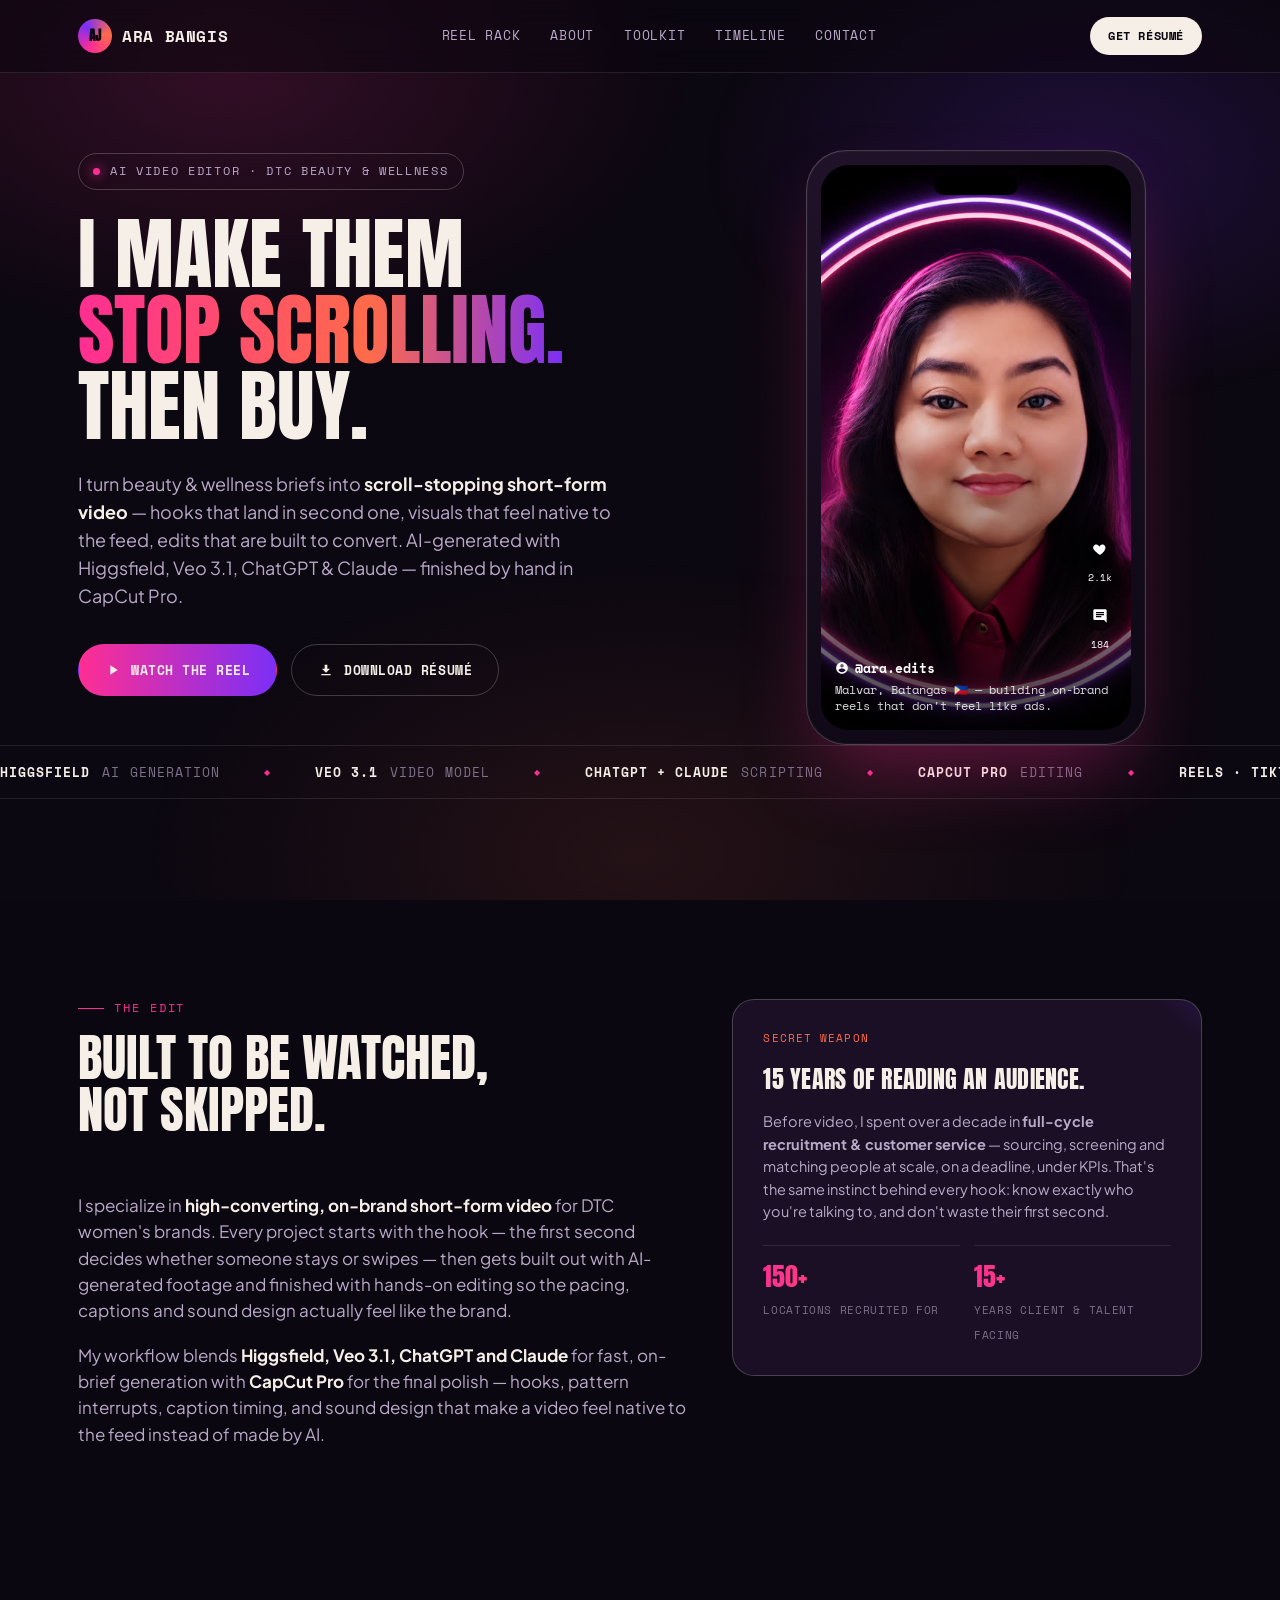
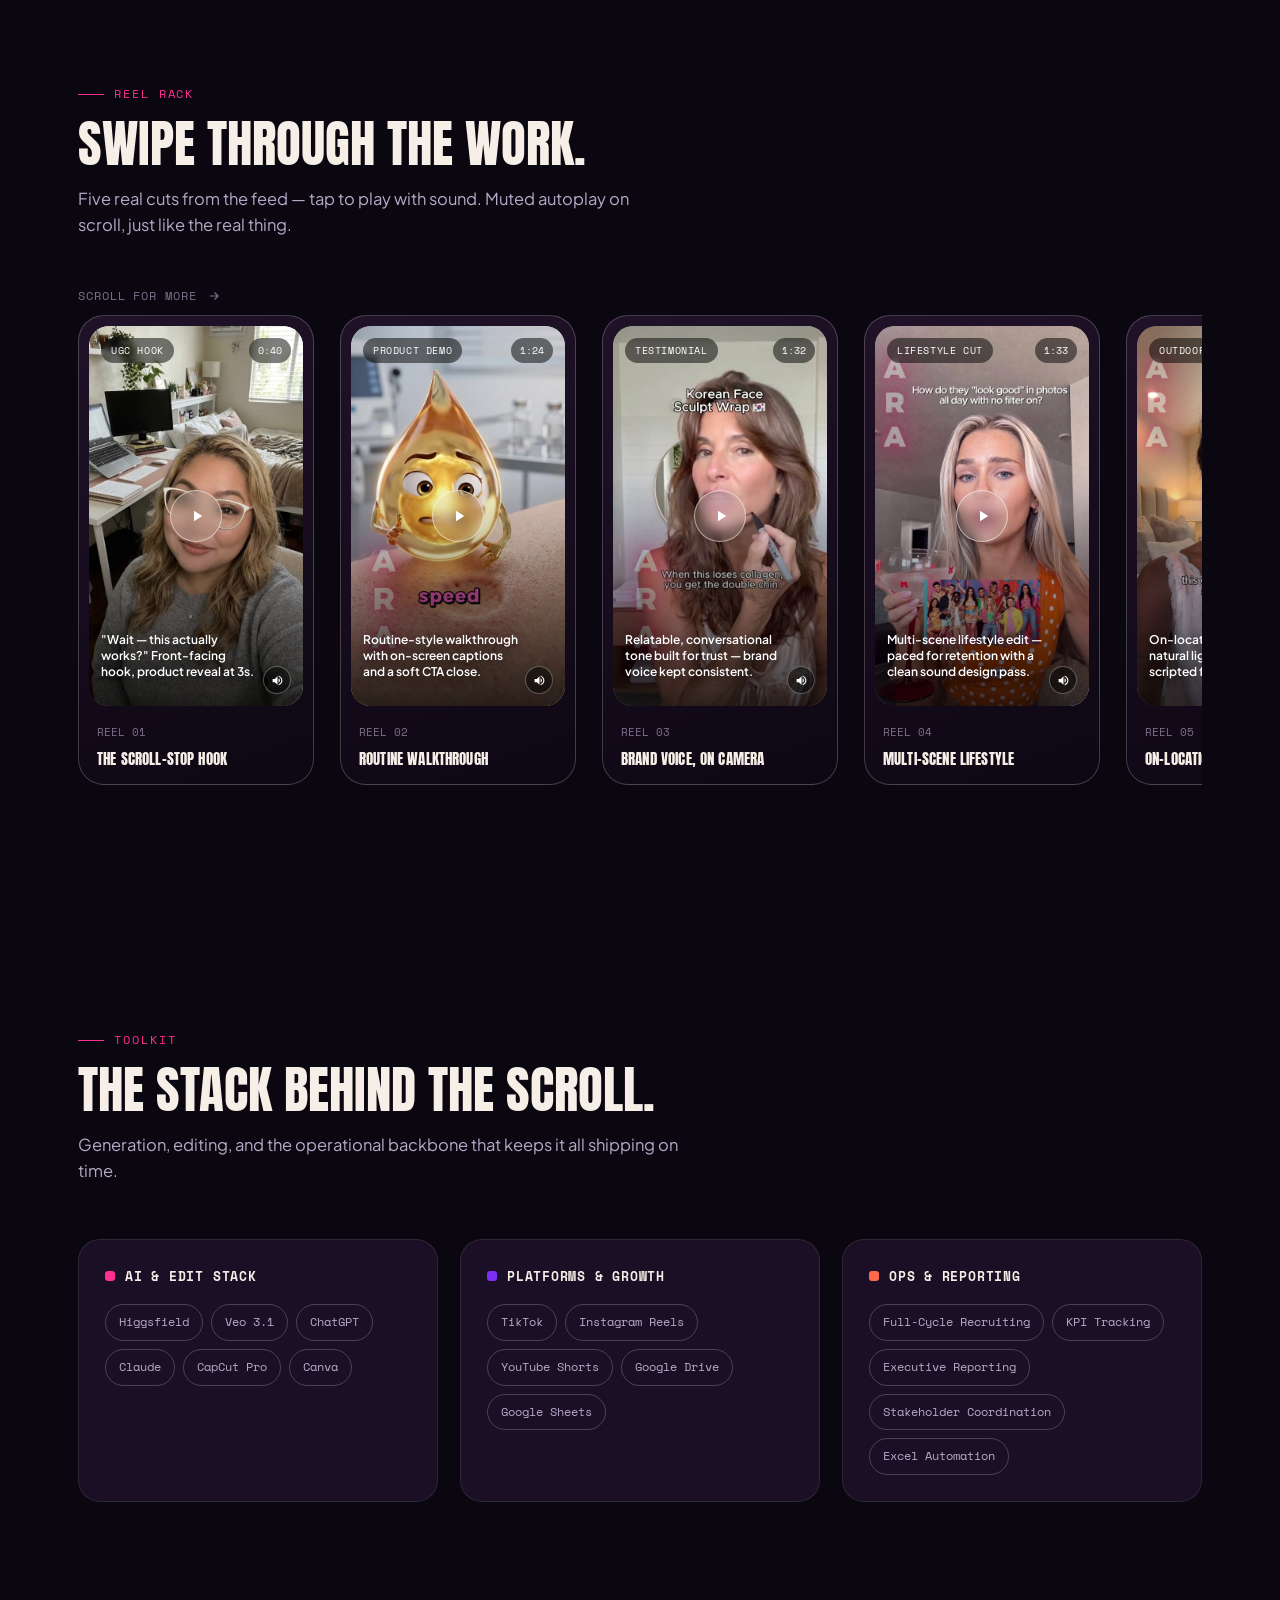
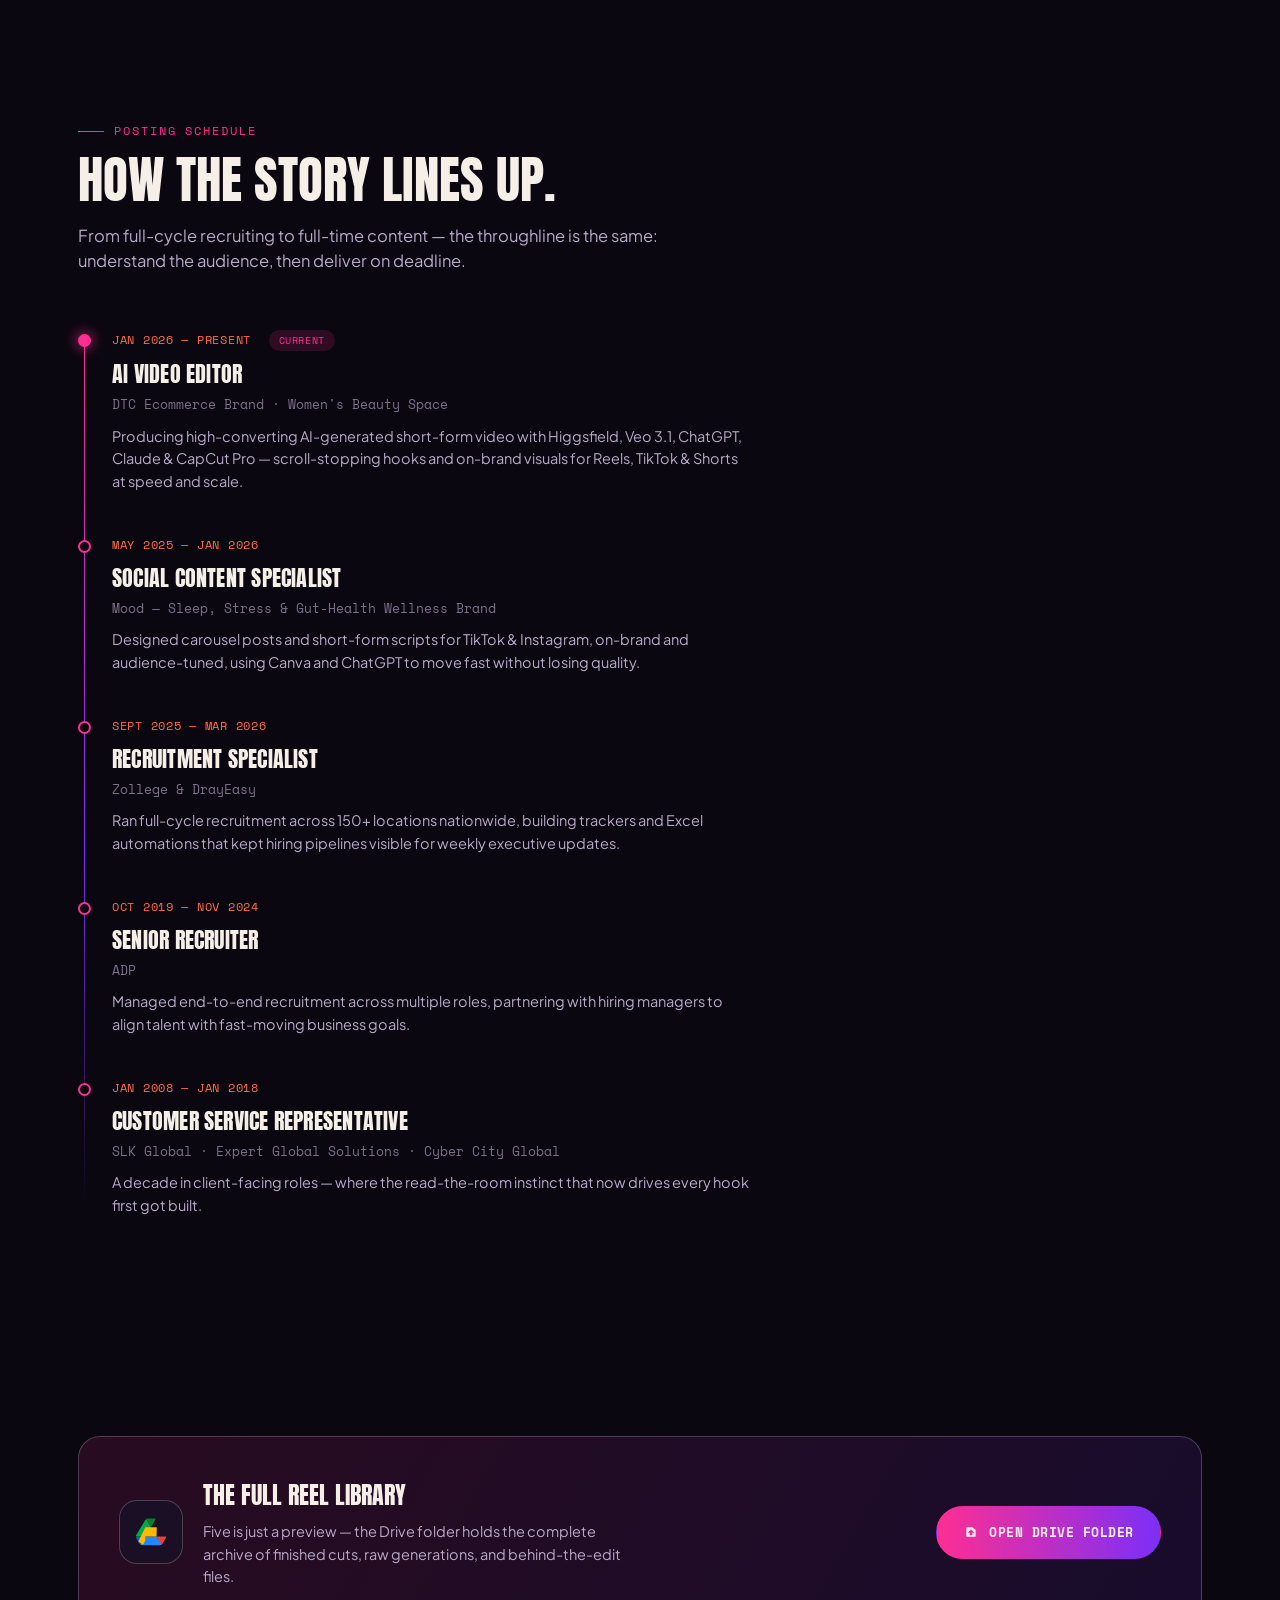
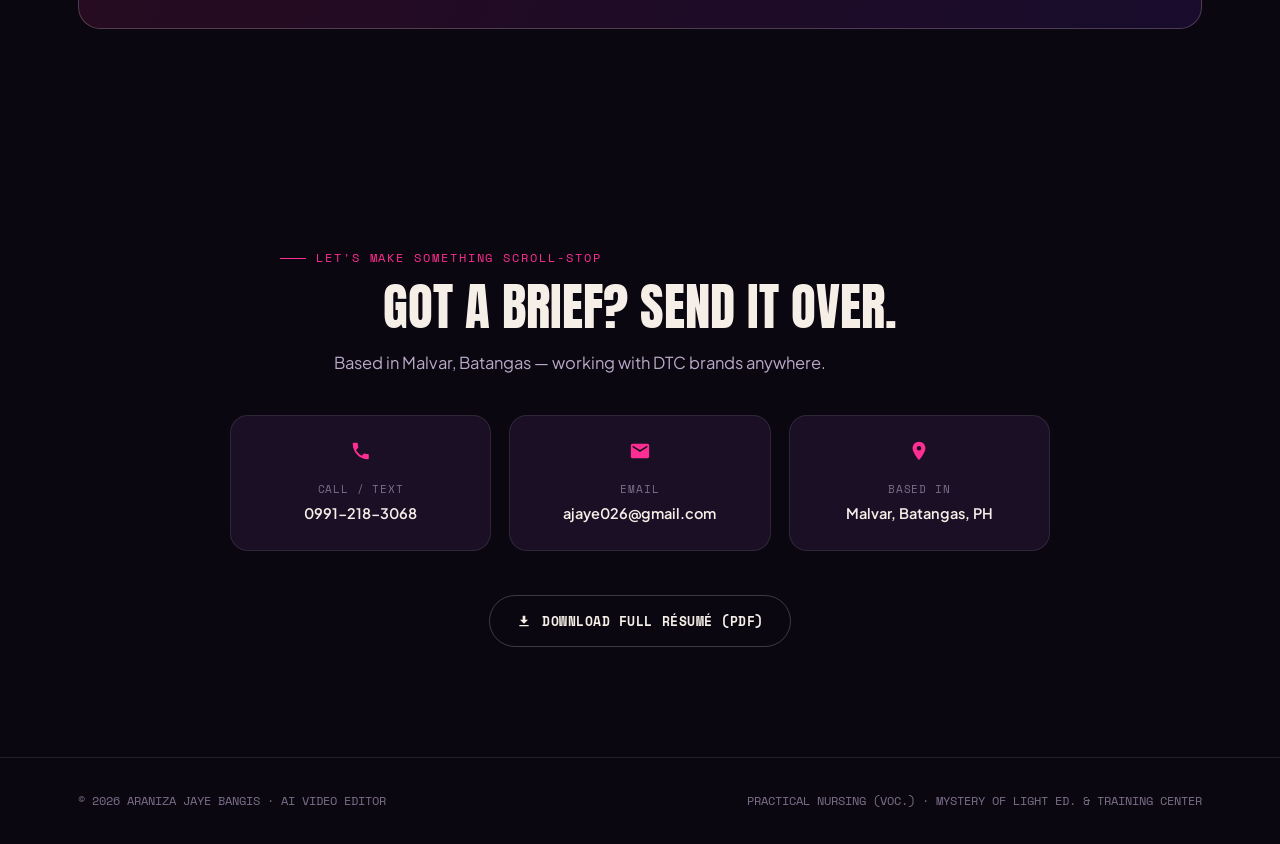
<file: index.html>
<!DOCTYPE html>
<html lang="en">
<head>
<meta charset="UTF-8">
<meta name="viewport" content="width=device-width, initial-scale=1.0">
<title>Ara Bangis — AI Video Editor for DTC Brands</title>
<meta name="description" content="Araniza 'Ara' Jaye Bangis — AI-driven video editor crafting scroll-stopping short-form content for DTC beauty & wellness brands.">
<link rel="icon" href="data:,">
<link rel="stylesheet" href="styles.css">
</head>
<body>

<nav class="nav">
  <div class="wrap">
    <a href="#top" class="brand">
      <span class="brand-mark">AJ</span>
      ARA BANGIS
    </a>
    <ul class="nav-links">
      <li><a href="#reel">Reel Rack</a></li>
      <li><a href="#about">About</a></li>
      <li><a href="#toolkit">Toolkit</a></li>
      <li><a href="#timeline">Timeline</a></li>
      <li><a href="#contact">Contact</a></li>
    </ul>
    <a class="nav-cta" href="assets/docs/Araniza-Bangis-Resume.pdf" download>Get Résumé</a>
  </div>
</nav>

<main id="top">

  <!-- ================= HERO ================= -->
  <header class="hero">
    <div class="wrap hero-grid">
      <div>
        <div class="eyebrow"><span class="dot"></span> AI VIDEO EDITOR · DTC BEAUTY &amp; WELLNESS</div>
        <h1>
          <span class="line"><span>I MAKE THEM</span></span>
          <span class="line"><span class="accent glitch-wrap" data-text="STOP SCROLLING.">STOP SCROLLING.</span></span>
          <span class="line"><span>THEN BUY.</span></span>
        </h1>
        <p class="lede">I turn beauty &amp; wellness briefs into <strong>scroll-stopping short-form video</strong> — hooks that land in second one, visuals that feel native to the feed, edits that are built to convert. AI-generated with Higgsfield, Veo 3.1, ChatGPT &amp; Claude — finished by hand in CapCut Pro.</p>
        <div class="hero-cta">
          <a href="#reel" class="btn btn-primary">
            <svg viewBox="0 0 24 24"><path fill="currentColor" d="M8 5v14l11-7z"/></svg>
            Watch the reel
          </a>
          <a href="assets/docs/Araniza-Bangis-Resume.pdf" class="btn btn-ghost" download>
            <svg viewBox="0 0 24 24"><path fill="currentColor" d="M12 16l-6-6h4V4h4v6h4l-6 6zm-7 2h14v2H5v-2z"/></svg>
            Download résumé
          </a>
        </div>
      </div>

      <div class="phone reveal">
        <div class="phone-screen">
          <div class="phone-ring"></div>
          <div class="phone-notch"></div>
          <img src="assets/img/profile.jpg" alt="Araniza Jaye Bangis portrait">
          <div class="reel-fade"></div>
          <div class="phone-side-icons">
            <div class="ic"><svg viewBox="0 0 24 24"><path d="M12 21s-6.7-4.35-9.3-8.2C1.1 10.5 1.6 7.4 4 5.9c2-1.3 4.4-.7 5.7 1 .4.5.9 1.3 1.3 1.9.4-.6.9-1.4 1.3-1.9 1.3-1.7 3.7-2.3 5.7-1 2.4 1.5 2.9 4.6 1.3 6.9C18.7 16.65 12 21 12 21z"/></svg></div>
            <div class="count">2.1k</div>
            <div class="ic"><svg viewBox="0 0 24 24"><path d="M21.99 4c0-1.1-.89-2-1.99-2H4c-1.1 0-2 .9-2 2v12c0 1.1.9 2 2 2h14l4 4-.01-18zM6 9h12v2H6V9zm8 5H6v-2h8v2zm4-6H6V6h12v2z"/></svg></div>
            <div class="count">184</div>
          </div>
          <div class="phone-ui">
            <div class="handle">
              <svg viewBox="0 0 24 24" fill="#fff"><path d="M12 2C6.48 2 2 6.48 2 12s4.48 10 10 10 10-4.48 10-10S17.52 2 12 2zm0 3a3 3 0 110 6 3 3 0 010-6zm0 14.2a7.2 7.2 0 01-6-3.22c.03-2 4-3.1 6-3.1s5.97 1.1 6 3.1a7.2 7.2 0 01-6 3.22z"/></svg>
              @ara.edits
            </div>
            <div class="caption">Malvar, Batangas 🇵🇭 — building on-brand reels that don't feel like ads.</div>
          </div>
        </div>
      </div>
    </div>

    <div class="marquee">
      <div class="marquee-track">
        <span><b>Higgsfield</b> AI generation</span>
        <span><b>Veo 3.1</b> video model</span>
        <span><b>ChatGPT + Claude</b> scripting</span>
        <span><b>CapCut Pro</b> editing</span>
        <span><b>Reels · TikTok · Shorts</b></span>
        <span><b>DTC Beauty &amp; Wellness</b></span>
        <span><b>Higgsfield</b> AI generation</span>
        <span><b>Veo 3.1</b> video model</span>
        <span><b>ChatGPT + Claude</b> scripting</span>
        <span><b>CapCut Pro</b> editing</span>
        <span><b>Reels · TikTok · Shorts</b></span>
        <span><b>DTC Beauty &amp; Wellness</b></span>
      </div>
    </div>
  </header>

  <!-- ================= ABOUT ================= -->
  <section id="about">
    <div class="wrap about-grid">
      <div class="reveal">
        <div class="section-head">
          <div class="section-eyebrow">The edit</div>
          <h2>Built to be watched,<br>not skipped.</h2>
        </div>
        <div class="about-body">
          <p>I specialize in <strong>high-converting, on-brand short-form video</strong> for DTC women's brands. Every project starts with the hook — the first second decides whether someone stays or swipes — then gets built out with AI-generated footage and finished with hands-on editing so the pacing, captions and sound design actually feel like the brand.</p>
          <p>My workflow blends <strong>Higgsfield, Veo 3.1, ChatGPT and Claude</strong> for fast, on-brief generation with <strong>CapCut Pro</strong> for the final polish — hooks, pattern interrupts, caption timing, and sound design that make a video feel native to the feed instead of made by AI.</p>
        </div>
      </div>
      <div class="weapon-card reveal">
        <span class="tag">Secret weapon</span>
        <h3>15 years of reading an audience.</h3>
        <p>Before video, I spent over a decade in <strong>full-cycle recruitment &amp; customer service</strong> — sourcing, screening and matching people at scale, on a deadline, under KPIs. That's the same instinct behind every hook: know exactly who you're talking to, and don't waste their first second.</p>
        <div class="weapon-stats">
          <div><b>150+</b><span>Locations recruited for</span></div>
          <div><b>15+</b><span>Years client &amp; talent facing</span></div>
        </div>
      </div>
    </div>
  </section>

  <!-- ================= REEL RACK ================= -->
  <section id="reel">
    <div class="wrap">
      <div class="section-head reveal">
        <div class="section-eyebrow">Reel rack</div>
        <h2>Swipe through the work.</h2>
        <p>Five real cuts from the feed — tap to play with sound. Muted autoplay on scroll, just like the real thing.</p>
      </div>
      <div class="rack-hint reveal">
        SCROLL FOR MORE
        <svg viewBox="0 0 24 24" fill="none" stroke="currentColor" stroke-width="2"><path d="M5 12h14M13 6l6 6-6 6"/></svg>
      </div>
      <div class="rack-scroller reveal" id="rack">
        <!-- cards injected identically in markup for no-JS fallback -->
        <article class="reel-card" data-video="assets/videos/reel-1.mp4" data-poster="assets/posters/reel-1.jpg">
          <div class="reel-frame">
            <img src="assets/posters/reel-1.jpg" alt="Reel 01 poster" class="poster">
            <video muted loop playsinline preload="none" poster="assets/posters/reel-1.jpg">
              <source data-src="assets/videos/reel-1.mp4" type="video/mp4">
            </video>
            <div class="reel-fade"></div>
            <span class="reel-tag">UGC Hook</span>
            <span class="reel-dur">0:40</span>
            <p class="reel-caption">"Wait — this actually works?" Front-facing hook, product reveal at 3s.</p>
            <button class="reel-play" aria-label="Play reel"><svg viewBox="0 0 24 24"><path d="M8 5v14l11-7z"/></svg></button>
            <button class="reel-mute" aria-label="Toggle sound"><svg viewBox="0 0 24 24"><path d="M16.5 12A4.5 4.5 0 0014 8v8a4.5 4.5 0 002.5-4zM14 3.23v2.06c2.89.86 5 3.54 5 6.71s-2.11 5.85-5 6.71v2.06c4.01-.91 7-4.49 7-8.77s-2.99-7.86-7-8.77zM3 9v6h4l5 5V4L7 9H3z"/></svg></button>
          </div>
          <div class="reel-meta"><span class="idx">REEL 01</span><h4>The Scroll-Stop Hook</h4></div>
        </article>

        <article class="reel-card" data-video="assets/videos/reel-2.mp4" data-poster="assets/posters/reel-2.jpg">
          <div class="reel-frame">
            <img src="assets/posters/reel-2.jpg" alt="Reel 02 poster" class="poster">
            <video muted loop playsinline preload="none" poster="assets/posters/reel-2.jpg">
              <source data-src="assets/videos/reel-2.mp4" type="video/mp4">
            </video>
            <div class="reel-fade"></div>
            <span class="reel-tag">Product Demo</span>
            <span class="reel-dur">1:24</span>
            <p class="reel-caption">Routine-style walkthrough with on-screen captions and a soft CTA close.</p>
            <button class="reel-play" aria-label="Play reel"><svg viewBox="0 0 24 24"><path d="M8 5v14l11-7z"/></svg></button>
            <button class="reel-mute" aria-label="Toggle sound"><svg viewBox="0 0 24 24"><path d="M16.5 12A4.5 4.5 0 0014 8v8a4.5 4.5 0 002.5-4zM14 3.23v2.06c2.89.86 5 3.54 5 6.71s-2.11 5.85-5 6.71v2.06c4.01-.91 7-4.49 7-8.77s-2.99-7.86-7-8.77zM3 9v6h4l5 5V4L7 9H3z"/></svg></button>
          </div>
          <div class="reel-meta"><span class="idx">REEL 02</span><h4>Routine Walkthrough</h4></div>
        </article>

        <article class="reel-card" data-video="assets/videos/reel-3.mp4" data-poster="assets/posters/reel-3.jpg">
          <div class="reel-frame">
            <img src="assets/posters/reel-3.jpg" alt="Reel 03 poster" class="poster">
            <video muted loop playsinline preload="none" poster="assets/posters/reel-3.jpg">
              <source data-src="assets/videos/reel-3.mp4" type="video/mp4">
            </video>
            <div class="reel-fade"></div>
            <span class="reel-tag">Testimonial</span>
            <span class="reel-dur">1:32</span>
            <p class="reel-caption">Relatable, conversational tone built for trust — brand voice kept consistent.</p>
            <button class="reel-play" aria-label="Play reel"><svg viewBox="0 0 24 24"><path d="M8 5v14l11-7z"/></svg></button>
            <button class="reel-mute" aria-label="Toggle sound"><svg viewBox="0 0 24 24"><path d="M16.5 12A4.5 4.5 0 0014 8v8a4.5 4.5 0 002.5-4zM14 3.23v2.06c2.89.86 5 3.54 5 6.71s-2.11 5.85-5 6.71v2.06c4.01-.91 7-4.49 7-8.77s-2.99-7.86-7-8.77zM3 9v6h4l5 5V4L7 9H3z"/></svg></button>
          </div>
          <div class="reel-meta"><span class="idx">REEL 03</span><h4>Brand Voice, On Camera</h4></div>
        </article>

        <article class="reel-card" data-video="assets/videos/reel-4.mp4" data-poster="assets/posters/reel-4.jpg">
          <div class="reel-frame">
            <img src="assets/posters/reel-4.jpg" alt="Reel 04 poster" class="poster">
            <video muted loop playsinline preload="none" poster="assets/posters/reel-4.jpg">
              <source data-src="assets/videos/reel-4.mp4" type="video/mp4">
            </video>
            <div class="reel-fade"></div>
            <span class="reel-tag">Lifestyle Cut</span>
            <span class="reel-dur">1:33</span>
            <p class="reel-caption">Multi-scene lifestyle edit — paced for retention with a clean sound design pass.</p>
            <button class="reel-play" aria-label="Play reel"><svg viewBox="0 0 24 24"><path d="M8 5v14l11-7z"/></svg></button>
            <button class="reel-mute" aria-label="Toggle sound"><svg viewBox="0 0 24 24"><path d="M16.5 12A4.5 4.5 0 0014 8v8a4.5 4.5 0 002.5-4zM14 3.23v2.06c2.89.86 5 3.54 5 6.71s-2.11 5.85-5 6.71v2.06c4.01-.91 7-4.49 7-8.77s-2.99-7.86-7-8.77zM3 9v6h4l5 5V4L7 9H3z"/></svg></button>
          </div>
          <div class="reel-meta"><span class="idx">REEL 04</span><h4>Multi-Scene Lifestyle</h4></div>
        </article>

        <article class="reel-card" data-video="assets/videos/reel-5.mp4" data-poster="assets/posters/reel-5.jpg">
          <div class="reel-frame">
            <img src="assets/posters/reel-5.jpg" alt="Reel 05 poster" class="poster">
            <video muted loop playsinline preload="none" poster="assets/posters/reel-5.jpg">
              <source data-src="assets/videos/reel-5.mp4" type="video/mp4">
            </video>
            <div class="reel-fade"></div>
            <span class="reel-tag">Outdoor UGC</span>
            <span class="reel-dur">1:14</span>
            <p class="reel-caption">On-location UGC style — natural light, handheld feel, scripted for a fast payoff.</p>
            <button class="reel-play" aria-label="Play reel"><svg viewBox="0 0 24 24"><path d="M8 5v14l11-7z"/></svg></button>
            <button class="reel-mute" aria-label="Toggle sound"><svg viewBox="0 0 24 24"><path d="M16.5 12A4.5 4.5 0 0014 8v8a4.5 4.5 0 002.5-4zM14 3.23v2.06c2.89.86 5 3.54 5 6.71s-2.11 5.85-5 6.71v2.06c4.01-.91 7-4.49 7-8.77s-2.99-7.86-7-8.77zM3 9v6h4l5 5V4L7 9H3z"/></svg></button>
          </div>
          <div class="reel-meta"><span class="idx">REEL 05</span><h4>On-Location UGC</h4></div>
        </article>
      </div>
    </div>
  </section>

  <!-- ================= TOOLKIT ================= -->
  <section id="toolkit">
    <div class="wrap">
      <div class="section-head reveal">
        <div class="section-eyebrow">Toolkit</div>
        <h2>The stack behind the scroll.</h2>
        <p>Generation, editing, and the operational backbone that keeps it all shipping on time.</p>
      </div>
      <div class="toolkit-grid reveal">
        <div class="tool-card">
          <div class="tool-head"><span class="sq" style="background:var(--magenta)"></span><h3>AI &amp; Edit Stack</h3></div>
          <div class="pill-row">
            <span class="pill">Higgsfield</span><span class="pill">Veo 3.1</span><span class="pill">ChatGPT</span>
            <span class="pill">Claude</span><span class="pill">CapCut Pro</span><span class="pill">Canva</span>
          </div>
        </div>
        <div class="tool-card">
          <div class="tool-head"><span class="sq" style="background:var(--violet)"></span><h3>Platforms &amp; Growth</h3></div>
          <div class="pill-row">
            <span class="pill">TikTok</span><span class="pill">Instagram Reels</span><span class="pill">YouTube Shorts</span>
            <span class="pill">Google Drive</span><span class="pill">Google Sheets</span>
          </div>
        </div>
        <div class="tool-card">
          <div class="tool-head"><span class="sq" style="background:var(--coral)"></span><h3>Ops &amp; Reporting</h3></div>
          <div class="pill-row">
            <span class="pill">Full-Cycle Recruiting</span><span class="pill">KPI Tracking</span>
            <span class="pill">Executive Reporting</span><span class="pill">Stakeholder Coordination</span><span class="pill">Excel Automation</span>
          </div>
        </div>
      </div>
    </div>
  </section>

  <!-- ================= TIMELINE ================= -->
  <section id="timeline">
    <div class="wrap">
      <div class="section-head reveal">
        <div class="section-eyebrow">Posting schedule</div>
        <h2>How the story lines up.</h2>
        <p>From full-cycle recruiting to full-time content — the throughline is the same: understand the audience, then deliver on deadline.</p>
      </div>
      <div class="timeline reveal">
        <div class="t-item current">
          <span class="t-dot"></span>
          <div class="t-date">Jan 2026 — Present <span class="t-badge">Current</span></div>
          <h3 class="t-role">AI Video Editor</h3>
          <div class="t-org">DTC Ecommerce Brand · Women's Beauty Space</div>
          <p class="t-desc">Producing high-converting AI-generated short-form video with Higgsfield, Veo 3.1, ChatGPT, Claude &amp; CapCut Pro — scroll-stopping hooks and on-brand visuals for Reels, TikTok &amp; Shorts at speed and scale.</p>
        </div>
        <div class="t-item">
          <span class="t-dot"></span>
          <div class="t-date">May 2025 — Jan 2026</div>
          <h3 class="t-role">Social Content Specialist</h3>
          <div class="t-org">Mood — Sleep, Stress &amp; Gut-Health Wellness Brand</div>
          <p class="t-desc">Designed carousel posts and short-form scripts for TikTok &amp; Instagram, on-brand and audience-tuned, using Canva and ChatGPT to move fast without losing quality.</p>
        </div>
        <div class="t-item">
          <span class="t-dot"></span>
          <div class="t-date">Sept 2025 — Mar 2026</div>
          <h3 class="t-role">Recruitment Specialist</h3>
          <div class="t-org">Zollege &amp; DrayEasy</div>
          <p class="t-desc">Ran full-cycle recruitment across 150+ locations nationwide, building trackers and Excel automations that kept hiring pipelines visible for weekly executive updates.</p>
        </div>
        <div class="t-item">
          <span class="t-dot"></span>
          <div class="t-date">Oct 2019 — Nov 2024</div>
          <h3 class="t-role">Senior Recruiter</h3>
          <div class="t-org">ADP</div>
          <p class="t-desc">Managed end-to-end recruitment across multiple roles, partnering with hiring managers to align talent with fast-moving business goals.</p>
        </div>
        <div class="t-item">
          <span class="t-dot"></span>
          <div class="t-date">Jan 2008 — Jan 2018</div>
          <h3 class="t-role">Customer Service Representative</h3>
          <div class="t-org">SLK Global · Expert Global Solutions · Cyber City Global</div>
          <p class="t-desc">A decade in client-facing roles — where the read-the-room instinct that now drives every hook first got built.</p>
        </div>
      </div>
    </div>
  </section>

  <!-- ================= DRIVE ================= -->
  <section id="drive">
    <div class="wrap">
      <div class="drive-card reveal">
        <div class="left">
          <div class="drive-icon">
            <svg viewBox="0 0 87.3 78" xmlns="http://www.w3.org/2000/svg">
              <path d="M6.6 66.85l3.85 6.65c.8 1.4 1.95 2.5 3.3 3.3l13.75-23.8h-27.5c0 1.55.4 3.1 1.2 4.5z" fill="#0066da"/>
              <path d="M43.65 25L29.9 1.2c-1.35.8-2.5 1.9-3.3 3.3L.8 47.75c-.8 1.4-1.2 2.95-1.2 4.5h27.5z" fill="#00ac47"/>
              <path d="M73.55 76.8c1.35-.8 2.5-1.9 3.3-3.3l1.6-2.75L86.5 56.5c.8-1.4 1.2-2.95 1.2-4.5H59.85l5.85 11.5z" fill="#ea4335"/>
              <path d="M43.65 25L57.4 1.2C56.05.4 54.5 0 52.9 0H34.4c-1.6 0-3.15.45-4.5 1.2z" fill="#00832d"/>
              <path d="M27.1 52.25L13.35 76.05c1.35.8 2.9 1.2 4.5 1.2h51.6c1.6 0 3.15-.45 4.5-1.2L59.85 52.25z" fill="#2684fc"/>
              <path d="M60.35 25H27.1L6.6 66.85 20.35 76.05 27.1 63.75V52.25h32.75z" fill="#ffba00"/>
            </svg>
          </div>
          <div>
            <h3>The full reel library</h3>
            <p>Five is just a preview — the Drive folder holds the complete archive of finished cuts, raw generations, and behind-the-edit files.</p>
          </div>
        </div>
        <a class="btn btn-primary" href="https://drive.google.com/drive/folders/1lGMQtH9l-1cr5ee9mmmGRRfqopOQktxp?usp=drive_link" target="_blank" rel="noopener">
          <svg viewBox="0 0 24 24"><path fill="currentColor" d="M5 5v14h14V8.83L14.17 5H5zm7 3l5 5h-3v4h-4v-4H7l5-5z"/></svg>
          Open Drive folder
        </a>
      </div>
    </div>
  </section>

  <!-- ================= CONTACT ================= -->
  <section id="contact" class="contact">
    <div class="wrap">
      <div class="section-head reveal">
        <div class="section-eyebrow">Let's make something scroll-stop</div>
        <h2>Got a brief? Send it over.</h2>
        <p>Based in Malvar, Batangas — working with DTC brands anywhere.</p>
      </div>
      <div class="contact-cards reveal">
        <a class="c-card" href="tel:09912183068">
          <svg viewBox="0 0 24 24"><path d="M6.6 10.8c1.4 2.7 3.6 4.9 6.3 6.3l2.1-2.1c.3-.3.7-.4 1-.2 1.1.4 2.3.6 3.5.6.6 0 1 .4 1 1V20c0 .6-.4 1-1 1C10.6 21 3 13.4 3 4c0-.6.4-1 1-1h3.5c.6 0 1 .4 1 1 0 1.2.2 2.4.6 3.5.1.4 0 .8-.2 1L6.6 10.8z"/></svg>
          <span class="k">Call / Text</span><span class="v">0991-218-3068</span>
        </a>
        <a class="c-card" href="mailto:ajaye026@gmail.com">
          <svg viewBox="0 0 24 24"><path d="M20 4H4c-1.1 0-2 .9-2 2v12c0 1.1.9 2 2 2h16c1.1 0 2-.9 2-2V6c0-1.1-.9-2-2-2zm0 4l-8 5-8-5V6l8 5 8-5v2z"/></svg>
          <span class="k">Email</span><span class="v">ajaye026@gmail.com</span>
        </a>
        <a class="c-card" href="https://www.google.com/maps/search/?api=1&query=Malvar,+Batangas,+Philippines" target="_blank" rel="noopener">
          <svg viewBox="0 0 24 24"><path d="M12 2C8.1 2 5 5.1 5 9c0 5.2 7 13 7 13s7-7.8 7-13c0-3.9-3.1-7-7-7zm0 9.5A2.5 2.5 0 1112 6.5a2.5 2.5 0 010 5z"/></svg>
          <span class="k">Based in</span><span class="v">Malvar, Batangas, PH</span>
        </a>
      </div>
      <a href="assets/docs/Araniza-Bangis-Resume.pdf" class="btn btn-ghost" download>
        <svg viewBox="0 0 24 24"><path fill="currentColor" d="M12 16l-6-6h4V4h4v6h4l-6 6zm-7 2h14v2H5v-2z"/></svg>
        Download full résumé (PDF)
      </a>
    </div>
  </section>

</main>

<footer>
  <div class="wrap">
    <p>© 2026 ARANIZA JAYE BANGIS · AI VIDEO EDITOR</p>
    <p>PRACTICAL NURSING (VOC.) · MYSTERY OF LIGHT ED. &amp; TRAINING CENTER</p>
  </div>
</footer>

<button class="totop" id="totop" aria-label="Back to top">
  <svg viewBox="0 0 24 24" fill="none" stroke="#0b0710" stroke-width="2"><path d="M12 19V5M5 12l7-7 7 7"/></svg>
</button>

<script src="script.js"></script>
</body>
</html>
</file>
<file: styles.css>
/* =========================================================
   ARA BANGIS — PORTFOLIO
   Design tokens
========================================================= */
@import url('https://fonts.googleapis.com/css2?family=Anton&family=Plus+Jakarta+Sans:wght@400;500;600;700;800&family=Space+Mono:wght@400;700&display=swap');

:root{
  --bg:            #0b0710;
  --bg-alt:        #150c1f;
  --bg-card:       #1a0f24;
  --magenta:       #ff2e92;
  --violet:        #7b2ff7;
  --coral:         #ff6b4a;
  --cream:         #f5efe8;
  --lavender:      #b9a9c9;
  --lavender-dim:  #7c6f8a;
  --line:          rgba(245,239,232,0.10);
  --line-bright:   rgba(245,239,232,0.22);

  --display: 'Anton', 'Arial Narrow', sans-serif;
  --body:    'Plus Jakarta Sans', -apple-system, BlinkMacSystemFont, sans-serif;
  --mono:    'Space Mono', 'Courier New', monospace;

  --container: 1180px;
  --radius: 22px;
}

*{ box-sizing: border-box; }
html{ scroll-behavior: smooth; }
::selection{ background: var(--magenta); color: var(--bg); }

body{
  margin:0;
  background: var(--bg);
  color: var(--cream);
  font-family: var(--body);
  line-height: 1.55;
  overflow-x: hidden;
  position: relative;
}

/* ambient grain + glow backdrop */
body::before{
  content:"";
  position: fixed; inset:0;
  background:
    radial-gradient(60% 50% at 18% 8%, rgba(255,46,146,0.16), transparent 60%),
    radial-gradient(50% 45% at 85% 18%, rgba(123,47,247,0.18), transparent 60%),
    radial-gradient(65% 55% at 50% 95%, rgba(255,107,74,0.10), transparent 60%);
  pointer-events:none;
  z-index:0;
}
body::after{
  content:"";
  position: fixed; inset:0;
  background-image: url("data:image/svg+xml,%3Csvg xmlns='http://www.w3.org/2000/svg' width='120' height='120'%3E%3Cfilter id='n'%3E%3CfeTurbulence type='fractalNoise' baseFrequency='0.9' numOctaves='2' stitchTiles='stitch'/%3E%3C/filter%3E%3Crect width='100%25' height='100%25' filter='url(%23n)' opacity='0.035'/%3E%3C/svg%3E");
  pointer-events:none;
  z-index:0;
  mix-blend-mode: overlay;
}

.wrap{ max-width: var(--container); margin:0 auto; padding: 0 28px; position:relative; z-index:1; }

a{ color:inherit; }
img{ max-width:100%; display:block; }

/* -------------------- reveal -------------------- */
.reveal{ opacity:0; transform: translateY(28px); transition: opacity .7s ease, transform .7s ease; }
.reveal.in{ opacity:1; transform: translateY(0); }

/* -------------------- nav -------------------- */
.nav{
  position: fixed; top:0; left:0; right:0; z-index: 50;
  backdrop-filter: blur(14px);
  background: rgba(11,7,16,0.55);
  border-bottom: 1px solid var(--line);
}
.nav .wrap{ display:flex; align-items:center; justify-content:space-between; height:72px; }
.brand{ display:flex; align-items:center; gap:10px; font-family: var(--mono); font-weight:700; letter-spacing:.04em; text-decoration:none; }
.brand-mark{
  width:34px; height:34px; border-radius:50%;
  background: conic-gradient(from 200deg, var(--magenta), var(--violet), var(--coral), var(--magenta));
  display:flex; align-items:center; justify-content:center;
  font-family: var(--display); font-size: 13px; color: var(--bg); letter-spacing:0;
}
.nav-links{ display:flex; gap: 30px; list-style:none; margin:0; padding:0; font-family: var(--mono); font-size: 12.5px; letter-spacing: .06em; text-transform: uppercase; }
.nav-links a{ text-decoration:none; color: var(--lavender); position:relative; padding: 6px 0; transition: color .25s; }
.nav-links a:hover{ color: var(--cream); }
.nav-links a::after{
  content:""; position:absolute; left:0; bottom:0; height:1px; width:0;
  background: linear-gradient(90deg, var(--magenta), var(--violet));
  transition: width .3s ease;
}
.nav-links a:hover::after{ width:100%; }
.nav-cta{
  font-family: var(--mono); font-size:12px; letter-spacing:.05em; text-transform:uppercase;
  background: var(--cream); color: var(--bg); padding: 10px 18px; border-radius: 999px;
  text-decoration:none; font-weight:700; white-space:nowrap;
  transition: transform .25s ease, box-shadow .25s ease;
}
.nav-cta:hover{ transform: translateY(-2px); box-shadow: 0 10px 24px rgba(255,46,146,0.35); }
.nav-toggle{ display:none; }

@media (max-width: 860px){
  .nav-links{ display:none; }
  .nav-cta{ padding: 8px 14px; font-size: 11px; }
}

/* -------------------- hero -------------------- */
.hero{ padding: 150px 0 90px; position:relative; }
.hero-grid{ display:grid; grid-template-columns: 1.15fr .85fr; gap: 60px; align-items:center; }

.eyebrow{
  display:inline-flex; align-items:center; gap:10px;
  font-family: var(--mono); font-size:12px; letter-spacing:.14em; text-transform:uppercase;
  color: var(--lavender); border:1px solid var(--line-bright); padding:8px 14px; border-radius:999px;
  margin-bottom: 26px;
}
.eyebrow .dot{ width:7px; height:7px; border-radius:50%; background: var(--magenta); box-shadow: 0 0 12px var(--magenta); animation: pulse-dot 1.8s infinite; }
@keyframes pulse-dot{ 0%,100%{ opacity:1; } 50%{ opacity:.35; } }

.hero h1{
  font-family: var(--display);
  font-weight:400;
  font-size: clamp(42px, 6.2vw, 92px);
  line-height: 0.96;
  letter-spacing: 0.001em;
  margin: 0 0 26px;
  text-transform: uppercase;
}
.hero h1 .line{ display:block; overflow:hidden; }
.hero h1 span{ display:inline-block; transform: translateY(110%); animation: lineUp .8s cubic-bezier(.2,.8,.2,1) forwards; }
.hero h1 .line:nth-child(1) span{ animation-delay: .05s; }
.hero h1 .line:nth-child(2) span{ animation-delay: .18s; }
.hero h1 .line:nth-child(3) span{ animation-delay: .32s; }
@keyframes lineUp{ to{ transform: translateY(0); } }

.hero h1 .accent{
  background: linear-gradient(92deg, var(--magenta), var(--coral) 60%, var(--violet));
  -webkit-background-clip:text; background-clip:text; color:transparent;
  position:relative;
}
.glitch-wrap{ position:relative; display:inline-block; }
.glitch-wrap::before, .glitch-wrap::after{
  content: attr(data-text);
  position:absolute; left:0; top:0; width:100%; overflow:hidden;
  background: linear-gradient(92deg, var(--magenta), var(--coral) 60%, var(--violet));
  -webkit-background-clip:text; background-clip:text; color:transparent;
  opacity: 0;
}
.glitch-wrap::before{ transform: translate(-2px,0); }
.glitch-wrap::after{ transform: translate(2px,0); }
@media (prefers-reduced-motion: no-preference){
  .glitch-wrap:hover::before, .glitch-wrap:hover::after{ animation: glitch .35s steps(2,end) 2; opacity: .8; }
}
@keyframes glitch{
  0%{ clip-path: inset(0 0 80% 0); opacity:.8; }
  25%{ clip-path: inset(30% 0 50% 0); }
  50%{ clip-path: inset(60% 0 10% 0); }
  75%{ clip-path: inset(10% 0 70% 0); }
  100%{ clip-path: inset(0 0 80% 0); opacity:0; }
}

.hero p.lede{ font-size: 18px; color: var(--lavender); max-width: 560px; margin: 0 0 34px; }
.hero p.lede strong{ color: var(--cream); font-weight:700; }

.hero-cta{ display:flex; gap:14px; flex-wrap:wrap; margin-bottom: 46px; }
.btn{
  font-family: var(--mono); font-size:13px; letter-spacing:.04em; text-transform:uppercase;
  padding: 15px 26px; border-radius: 999px; text-decoration:none; font-weight:700;
  display:inline-flex; align-items:center; gap:10px; transition: transform .25s ease, box-shadow .25s ease, background .25s;
  border: 1px solid transparent; cursor:pointer;
}
.btn-primary{ background: linear-gradient(92deg, var(--magenta), var(--violet)); color: var(--cream); }
.btn-primary:hover{ transform: translateY(-3px); box-shadow: 0 14px 34px rgba(255,46,146,.4); }
.btn-ghost{ border-color: var(--line-bright); color: var(--cream); }
.btn-ghost:hover{ background: rgba(245,239,232,.06); transform: translateY(-3px); }
.btn svg{ width:16px; height:16px; }

/* marquee */
.marquee{ border-top:1px solid var(--line); border-bottom:1px solid var(--line); padding: 16px 0; overflow:hidden; }
.marquee-track{ display:flex; gap: 44px; white-space:nowrap; width:max-content; animation: scroll-x 32s linear infinite; }
@media (prefers-reduced-motion: reduce){ .marquee-track{ animation:none; } }
.marquee span{ font-family: var(--mono); font-size:13px; letter-spacing:.08em; text-transform:uppercase; color: var(--lavender-dim); display:flex; align-items:center; gap:12px; }
.marquee span b{ color: var(--cream); font-weight:700; }
.marquee span::after{ content:"◆"; color: var(--magenta); font-size:8px; margin-left: 32px; }
@keyframes scroll-x{ from{ transform: translateX(0); } to{ transform: translateX(-50%); } }

/* -------------------- phone mock (hero portrait) -------------------- */
.phone{
  position:relative; width: min(340px, 86vw); margin: 0 auto;
  border-radius: 40px; padding: 14px;
  background: linear-gradient(160deg, #201229, #0d0713);
  border: 1px solid var(--line-bright);
  box-shadow: 0 40px 80px -20px rgba(255,46,146,.35), 0 0 0 1px rgba(255,255,255,.03) inset;
}
.phone-screen{
  position:relative; border-radius: 28px; overflow:hidden; aspect-ratio: 9/16.4;
  background: #000;
}
.phone-screen img{ width:100%; height:100%; object-fit:cover; }
.phone-notch{ position:absolute; top:10px; left:50%; transform:translateX(-50%); width:84px; height:20px; background:#000; border-radius:20px; z-index:3; }
.phone-ring{
  position:absolute; inset:-2px; border-radius: 30px;
  box-shadow: 0 0 0 2px var(--magenta), 0 0 26px 4px rgba(255,46,146,.55);
  animation: ringPulse 3s ease-in-out infinite;
  pointer-events:none; z-index:2;
}
@keyframes ringPulse{ 0%,100%{ opacity:.55; } 50%{ opacity:1; } }
.phone-ui{
  position:absolute; left:14px; right:14px; bottom:16px; z-index:3;
  color:#fff; font-family: var(--mono);
}
.phone-ui .handle{ font-weight:700; font-size:13px; display:flex; align-items:center; gap:6px; margin-bottom:4px; }
.phone-ui .handle svg{ width:14px; height:14px; }
.phone-ui .caption{ font-size:11.5px; color: rgba(255,255,255,.85); line-height:1.4; }
.phone-side-icons{
  position:absolute; right:16px; bottom: 78px; display:flex; flex-direction:column; gap:16px; z-index:3; align-items:center;
}
.phone-side-icons .ic{ width:30px; height:30px; border-radius:50%; background: rgba(0,0,0,.35); backdrop-filter: blur(4px); display:flex; align-items:center; justify-content:center; }
.phone-side-icons svg{ width:16px; height:16px; fill:#fff; }
.phone-side-icons .count{ font-family: var(--mono); font-size:9.5px; color:#fff; margin-top:-10px; }

@media (max-width: 900px){
  .hero-grid{ grid-template-columns: 1fr; }
}

/* -------------------- section shell -------------------- */
section{ padding: 110px 0; position:relative; }
.section-head{ max-width: 720px; margin: 0 0 56px; }
.section-eyebrow{
  font-family: var(--mono); font-size:12px; letter-spacing:.16em; text-transform:uppercase;
  color: var(--magenta); margin: 0 0 14px; display:flex; align-items:center; gap:10px;
}
.section-eyebrow::before{ content:""; width:26px; height:1px; background: var(--magenta); }
.section-head h2{
  font-family: var(--display); text-transform:uppercase; font-weight:400;
  font-size: clamp(30px, 4vw, 52px); line-height:1.02; margin:0 0 16px;
}
.section-head p{ color: var(--lavender); font-size:16.5px; max-width: 600px; margin:0; }

/* -------------------- about -------------------- */
.about-grid{ display:grid; grid-template-columns: 1.3fr 1fr; gap: 44px; align-items:start; }
.about-body p{ font-size: 17px; color: var(--lavender); margin: 0 0 18px; }
.about-body p strong{ color: var(--cream); }
.weapon-card{
  background: var(--bg-card); border: 1px solid var(--line-bright); border-radius: var(--radius);
  padding: 30px; position:relative; overflow:hidden;
}
.weapon-card::before{
  content:""; position:absolute; top:-40%; right:-30%; width:200px; height:200px; border-radius:50%;
  background: radial-gradient(circle, rgba(123,47,247,.35), transparent 70%);
}
.weapon-card .tag{ font-family: var(--mono); font-size:11px; letter-spacing:.1em; text-transform:uppercase; color: var(--coral); margin-bottom:14px; display:block; }
.weapon-card h3{ font-family:var(--display); text-transform:uppercase; font-weight:400; font-size:24px; margin:0 0 12px; letter-spacing:.01em; }
.weapon-card p{ color: var(--lavender); font-size:14.5px; margin:0; position:relative; z-index:1; }
.weapon-stats{ display:grid; grid-template-columns: 1fr 1fr; gap:14px; margin-top:22px; }
.weapon-stats div{ border-top:1px solid var(--line); padding-top:10px; }
.weapon-stats b{ display:block; font-family:var(--display); font-size:26px; font-weight:400; background: linear-gradient(92deg,var(--magenta),var(--coral)); -webkit-background-clip:text; background-clip:text; color:transparent; }
.weapon-stats span{ font-family: var(--mono); font-size:10.5px; color: var(--lavender-dim); text-transform:uppercase; letter-spacing:.06em; }

@media (max-width: 900px){ .about-grid{ grid-template-columns: 1fr; } }

/* -------------------- reel rack -------------------- */
.rack-scroller{
  display:flex; gap: 26px; overflow-x:auto; padding: 10px 4px 26px;
  scroll-snap-type: x mandatory; -webkit-overflow-scrolling: touch;
}
.rack-scroller::-webkit-scrollbar{ height:6px; }
.rack-scroller::-webkit-scrollbar-thumb{ background: var(--line-bright); border-radius:6px; }

.reel-card{
  flex: 0 0 auto; width: 236px; scroll-snap-align: start;
  border-radius: 26px; padding: 10px; background: linear-gradient(160deg,#201229,#0d0713);
  border: 1px solid var(--line-bright);
  transition: transform .35s ease, box-shadow .35s ease;
}
.reel-card:hover{ transform: translateY(-8px) rotate(-0.4deg); box-shadow: 0 30px 50px -18px rgba(255,46,146,.4); }
.reel-frame{ position:relative; border-radius:20px; overflow:hidden; aspect-ratio: 9/16; background:#000; }
.reel-frame video, .reel-frame img{ position:absolute; inset:0; width:100%; height:100%; object-fit:cover; }
.reel-frame video{ z-index:1; }
.reel-frame img.poster{ z-index:2; transition: opacity .4s ease; }
.reel-tag{
  position:absolute; top:12px; left:12px; z-index:3; font-family:var(--mono); font-size:10px; letter-spacing:.06em;
  background: rgba(0,0,0,.5); color:#fff; padding: 5px 10px; border-radius:999px; text-transform:uppercase; backdrop-filter: blur(3px);
}
.reel-dur{
  position:absolute; top:12px; right:12px; z-index:3; font-family:var(--mono); font-size:10px;
  background: rgba(0,0,0,.5); color:#fff; padding: 5px 9px; border-radius:999px; backdrop-filter: blur(3px);
}
.reel-caption{
  position:absolute; left:12px; right:44px; bottom:14px; z-index:3; color:#fff;
  font-size:12px; line-height:1.35; font-weight:600; text-shadow: 0 2px 10px rgba(0,0,0,.6);
}
.reel-fade{ position:absolute; inset:0; background: linear-gradient(180deg, transparent 40%, rgba(0,0,0,.75) 100%); z-index:2; pointer-events:none; }
.reel-play{
  position:absolute; inset:0; margin:auto; width:52px; height:52px; border-radius:50%;
  background: rgba(255,255,255,.14); border:1px solid rgba(255,255,255,.5); backdrop-filter: blur(6px);
  display:flex; align-items:center; justify-content:center; z-index:4; cursor:pointer;
  transition: opacity .25s ease, transform .25s ease;
}
.reel-play svg{ width:18px; height:18px; fill:#fff; margin-left:2px; }
.reel-card.is-playing .reel-play{ opacity:0; pointer-events:none; }
.reel-mute{
  position:absolute; bottom:12px; right:12px; z-index:4; width:28px; height:28px; border-radius:50%;
  background: rgba(0,0,0,.5); border:1px solid rgba(255,255,255,.3); display:flex; align-items:center; justify-content:center; cursor:pointer;
}
.reel-mute svg{ width:13px; height:13px; fill:#fff; }
.reel-meta{ padding: 12px 8px 4px; }
.reel-meta .idx{ font-family: var(--mono); font-size:11px; color: var(--lavender-dim); }
.reel-meta h4{ font-family: var(--display); font-weight:400; text-transform:uppercase; font-size:15px; margin:4px 0 0; letter-spacing:.01em; }

.rack-hint{ font-family: var(--mono); font-size:11.5px; color: var(--lavender-dim); text-transform:uppercase; letter-spacing:.08em; display:flex; align-items:center; gap:10px; margin-top: -6px;}
.rack-hint svg{ width:14px; height:14px; animation: nudge 1.6s ease-in-out infinite; }
@keyframes nudge{ 0%,100%{ transform: translateX(0);} 50%{ transform: translateX(6px);} }

/* -------------------- toolkit -------------------- */
.toolkit-grid{ display:grid; grid-template-columns: repeat(3, 1fr); gap: 22px; }
.tool-card{ background: var(--bg-card); border:1px solid var(--line); border-radius: var(--radius); padding: 26px; }
.tool-card .tool-head{ display:flex; align-items:center; gap:10px; margin-bottom:18px; }
.tool-card .tool-head .sq{ width:10px; height:10px; border-radius:3px; }
.tool-card h3{ font-family: var(--mono); font-size:13px; letter-spacing:.06em; text-transform:uppercase; margin:0; color: var(--cream); }
.pill-row{ display:flex; flex-wrap:wrap; gap:8px; }
.pill{
  font-family: var(--mono); font-size:12px; padding:8px 13px; border-radius:999px; border:1px solid var(--line-bright);
  color: var(--lavender); transition: all .25s ease;
}
.pill:hover{ color: var(--bg); background: var(--cream); border-color: var(--cream); }

@media (max-width: 900px){ .toolkit-grid{ grid-template-columns: 1fr; } }

/* -------------------- timeline / posting schedule -------------------- */
.timeline{ position:relative; padding-left: 34px; }
.timeline::before{ content:""; position:absolute; left:6px; top:6px; bottom:6px; width:1px; background: linear-gradient(180deg, var(--magenta), var(--violet) 60%, transparent); }
.t-item{ position:relative; padding-bottom: 44px; }
.t-item:last-child{ padding-bottom:0; }
.t-dot{ position:absolute; left:-34px; top:4px; width:13px; height:13px; border-radius:50%; background: var(--bg); border:2px solid var(--magenta); }
.t-item.current .t-dot{ background: var(--magenta); box-shadow: 0 0 14px var(--magenta); }
.t-date{ font-family: var(--mono); font-size:12px; letter-spacing:.06em; text-transform:uppercase; color: var(--coral); margin-bottom:6px; }
.t-role{ font-family: var(--display); font-weight:400; text-transform:uppercase; font-size: 22px; margin:0 0 4px; letter-spacing:.01em; }
.t-org{ font-family: var(--mono); font-size:12.5px; color: var(--lavender-dim); margin-bottom: 10px; }
.t-desc{ color: var(--lavender); font-size: 14.5px; max-width: 640px; margin:0; }
.t-badge{
  display:inline-block; margin-left:10px; font-family:var(--mono); font-size:10px; letter-spacing:.06em; text-transform:uppercase;
  background: rgba(255,46,146,.15); color: var(--magenta); padding:3px 10px; border-radius:999px; vertical-align:middle;
}

/* -------------------- drive callout -------------------- */
.drive-card{
  display:flex; align-items:center; justify-content:space-between; gap: 30px; flex-wrap:wrap;
  background: linear-gradient(120deg, rgba(255,46,146,.12), rgba(123,47,247,.12));
  border:1px solid var(--line-bright); border-radius: var(--radius); padding: 40px;
}
.drive-card .left{ display:flex; align-items:center; gap: 20px; }
.drive-icon{
  width:64px; height:64px; border-radius:18px; background: var(--bg-card); border:1px solid var(--line-bright);
  display:flex; align-items:center; justify-content:center; flex:none;
}
.drive-icon svg{ width:30px; height:30px; }
.drive-card h3{ font-family: var(--display); text-transform:uppercase; font-weight:400; font-size:24px; margin:0 0 6px; }
.drive-card p{ margin:0; color: var(--lavender); font-size: 14.5px; max-width:420px; }

/* -------------------- contact / footer -------------------- */
.contact{ text-align:center; }
.contact .section-head{ margin:0 auto 40px; text-align:center; }
.contact-cards{ display:grid; grid-template-columns: repeat(3,1fr); gap:18px; max-width: 820px; margin: 0 auto 44px; }
.c-card{ background: var(--bg-card); border:1px solid var(--line); border-radius:18px; padding: 24px 18px; text-decoration:none; transition: transform .25s ease, border-color .25s ease; }
.c-card:hover{ transform: translateY(-4px); border-color: var(--magenta); }
.c-card svg{ width:22px; height:22px; margin-bottom:12px; fill: var(--magenta); }
.c-card .k{ font-family:var(--mono); font-size:10.5px; text-transform:uppercase; letter-spacing:.08em; color: var(--lavender-dim); display:block; margin-bottom:4px; }
.c-card .v{ font-size:14.5px; color: var(--cream); font-weight:600; word-break: break-word; }

footer{ border-top:1px solid var(--line); padding: 34px 0; }
footer .wrap{ display:flex; justify-content:space-between; align-items:center; flex-wrap:wrap; gap:14px; }
footer p{ font-family: var(--mono); font-size:11.5px; color: var(--lavender-dim); margin:0; }

@media (max-width: 700px){
  .contact-cards{ grid-template-columns: 1fr; }
  .drive-card{ flex-direction:column; align-items:flex-start; }
}

/* back to top */
.totop{
  position: fixed; right: 24px; bottom: 24px; z-index: 40;
  width: 46px; height:46px; border-radius:50%;
  background: var(--cream); display:flex; align-items:center; justify-content:center;
  opacity:0; pointer-events:none; transition: opacity .3s ease, transform .3s ease;
  cursor:pointer; border:none;
}
.totop.show{ opacity:1; pointer-events:auto; }
.totop:hover{ transform: translateY(-4px); }
.totop svg{ width:18px; height:18px; }
</file>
